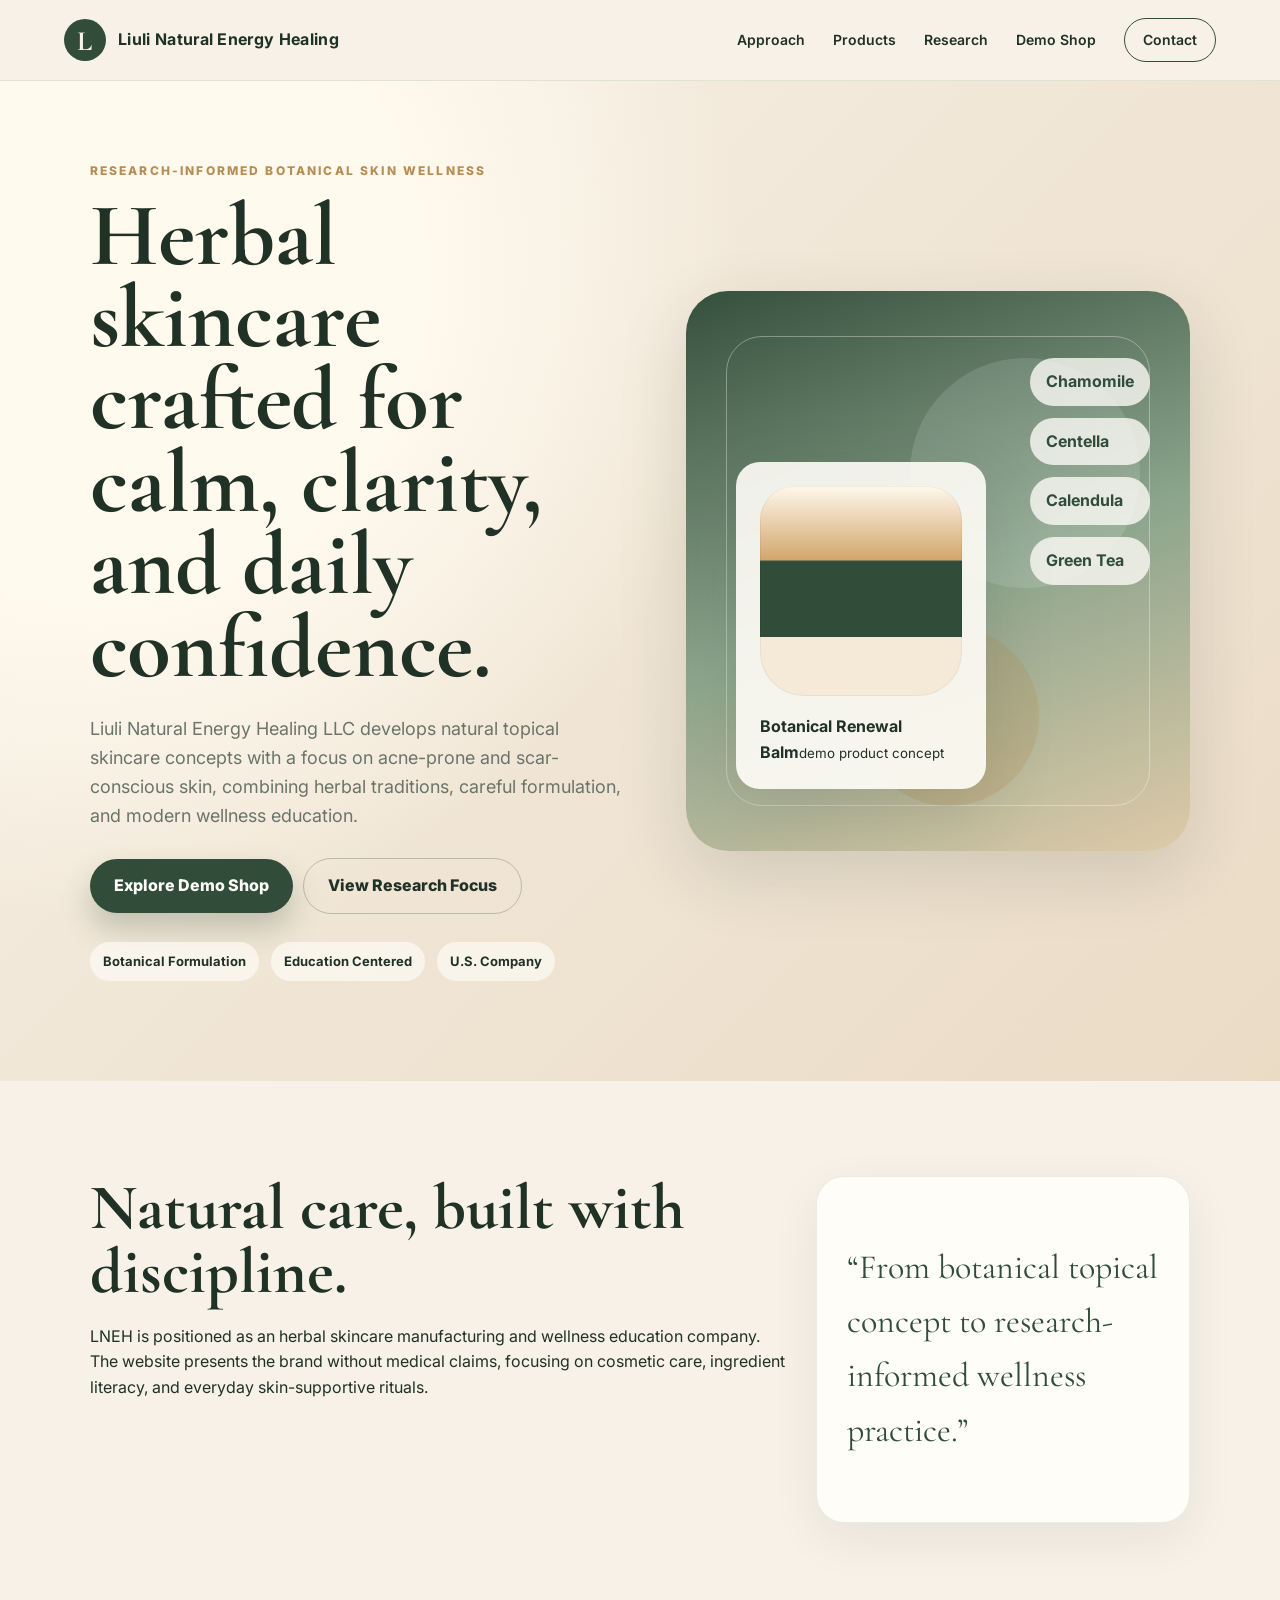
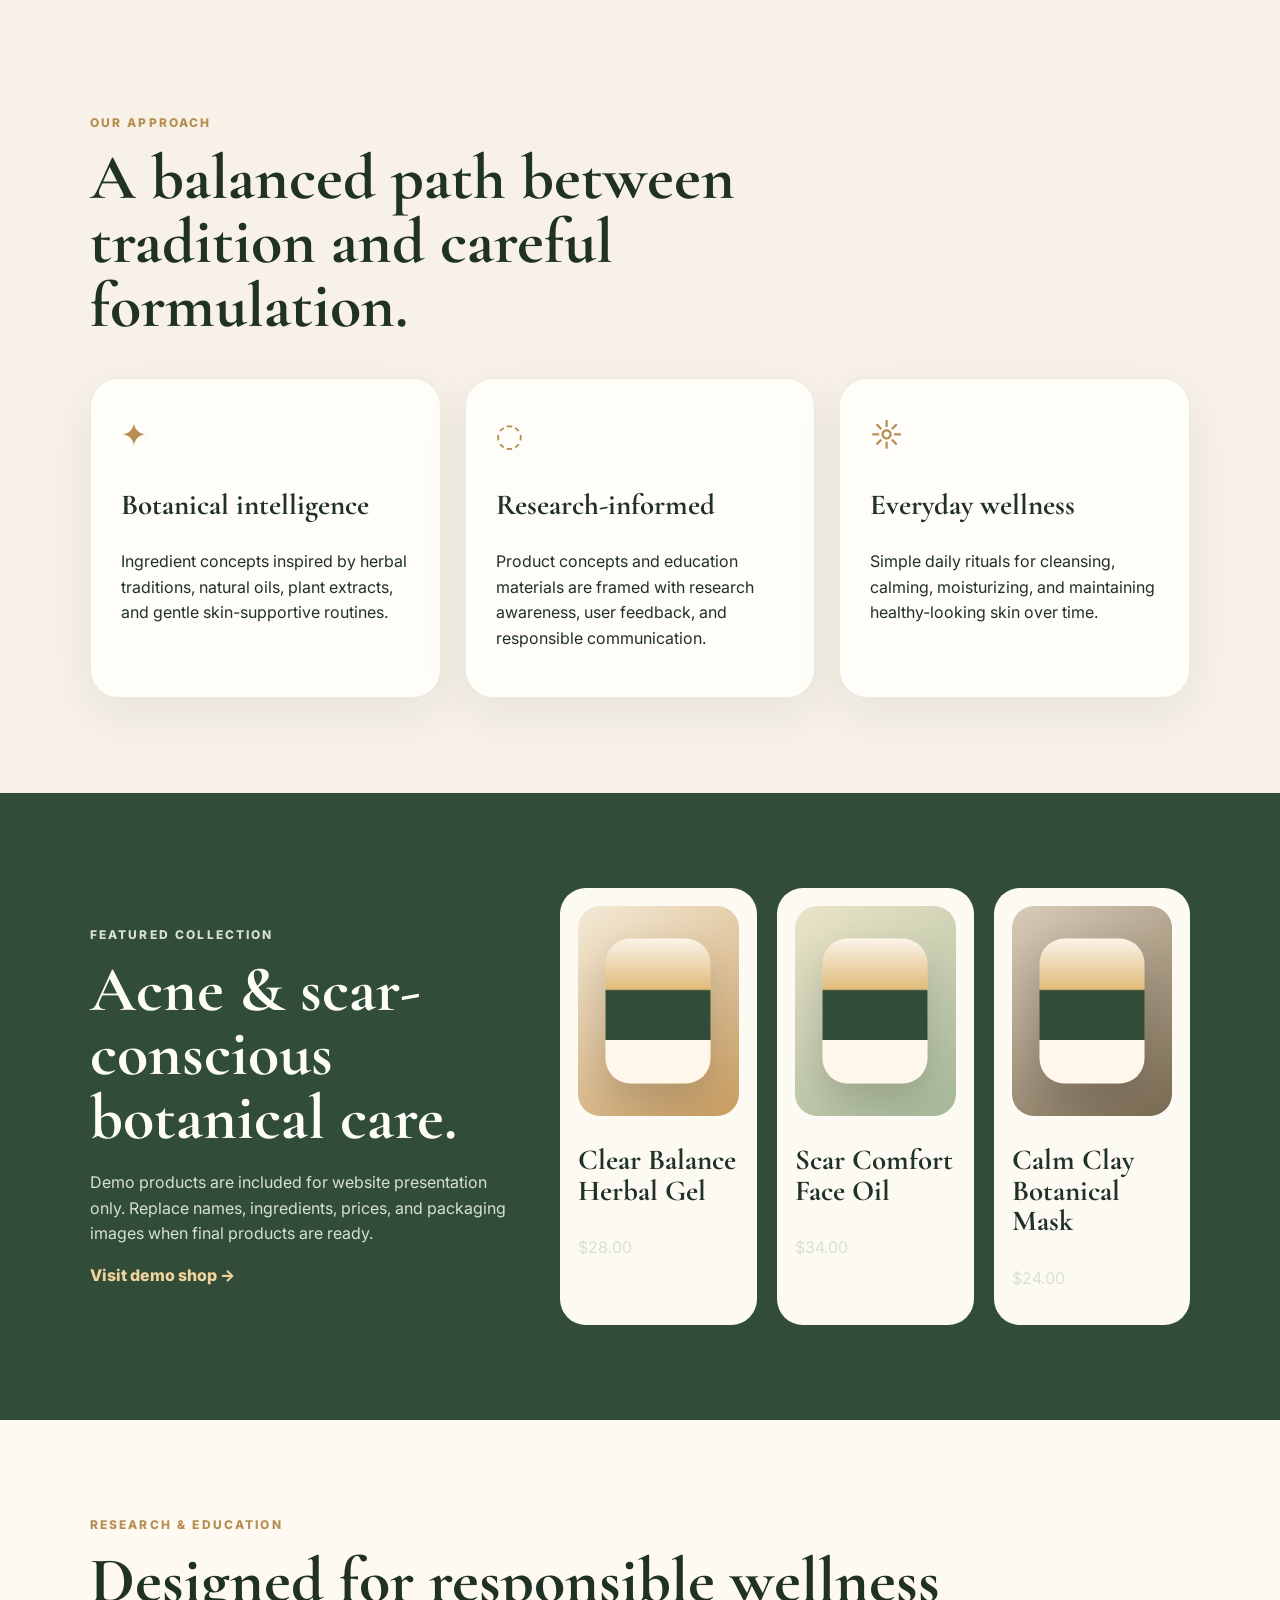
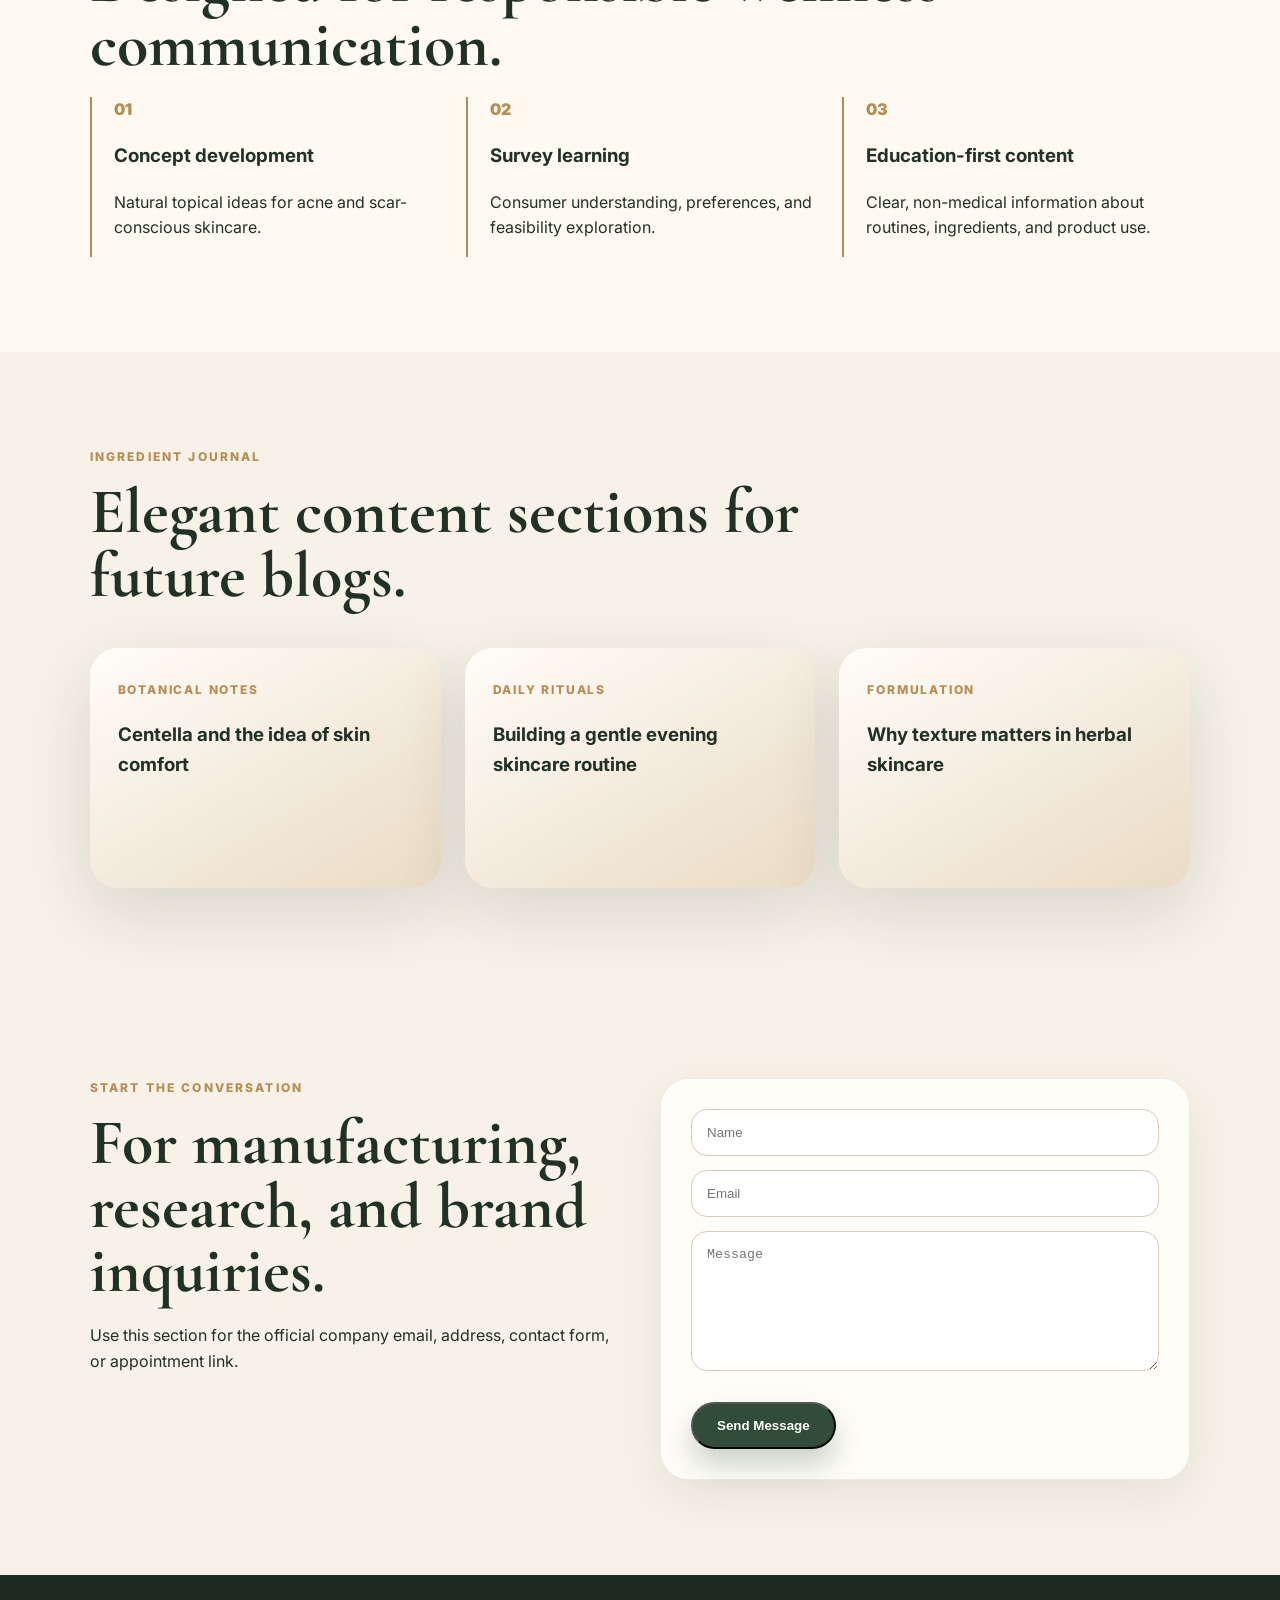
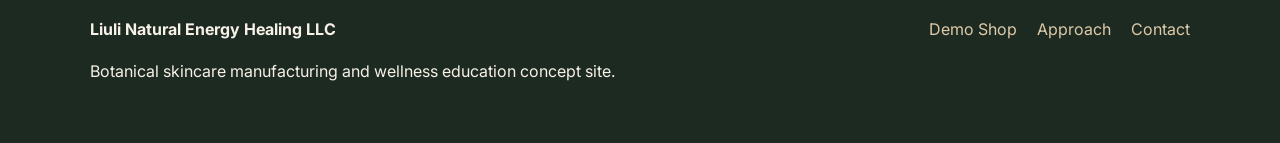
<file: index.html>
<!doctype html>
<html lang="en">
<head>
  <meta charset="UTF-8" />
  <meta name="viewport" content="width=device-width, initial-scale=1.0" />
  <title>Liuli Natural Energy Healing | Botanical Skin Wellness</title>
  <meta name="description" content="Liuli Natural Energy Healing is a research-informed herbal skincare and wellness concept focused on botanical acne and scar care education, manufacturing, and natural living." />
  <link rel="preconnect" href="https://fonts.googleapis.com">
  <link rel="preconnect" href="https://fonts.gstatic.com" crossorigin>
  <link href="https://fonts.googleapis.com/css2?family=Cormorant+Garamond:wght@500;600;700&family=Inter:wght@400;500;600;700&display=swap" rel="stylesheet">
  <link rel="stylesheet" href="assets/styles.css" />
</head>
<body>
  <header class="site-header">
    <a class="brand" href="index.html"><span class="brand-mark">L</span><span>Liuli Natural Energy Healing</span></a>
    <button class="nav-toggle" aria-label="Open navigation">☰</button>
    <nav class="nav">
      <a href="#approach">Approach</a><a href="#products">Products</a><a href="#research">Research</a><a href="shop.html">Demo Shop</a><a class="nav-cta" href="#contact">Contact</a>
    </nav>
  </header>

  <main>
    <section class="hero">
      <div class="hero-copy reveal">
        <p class="eyebrow">Research-informed botanical skin wellness</p>
        <h1>Herbal skincare crafted for calm, clarity, and daily confidence.</h1>
        <p class="lead">Liuli Natural Energy Healing LLC develops natural topical skincare concepts with a focus on acne-prone and scar-conscious skin, combining herbal traditions, careful formulation, and modern wellness education.</p>
        <div class="hero-actions"><a class="btn primary" href="shop.html">Explore Demo Shop</a><a class="btn ghost" href="#research">View Research Focus</a></div>
        <div class="trust-row"><span>Botanical Formulation</span><span>Education Centered</span><span>U.S. Company</span></div>
      </div>
      <div class="hero-art reveal">
        <div class="product-card float-card"><div class="jar"></div><strong>Botanical Renewal Balm</strong><small>demo product concept</small></div>
        <div class="orb orb-one"></div><div class="orb orb-two"></div>
        <div class="botanical-frame"><span>Chamomile</span><span>Centella</span><span>Calendula</span><span>Green Tea</span></div>
      </div>
    </section>

    <section class="section intro-grid">
      <article><h2>Natural care, built with discipline.</h2><p>LNEH is positioned as an herbal skincare manufacturing and wellness education company. The website presents the brand without medical claims, focusing on cosmetic care, ingredient literacy, and everyday skin-supportive rituals.</p></article>
      <article class="note-card"><p>“From botanical topical concept to research-informed wellness practice.”</p></article>
    </section>

    <section id="approach" class="section">
      <div class="section-heading"><p class="eyebrow">Our approach</p><h2>A balanced path between tradition and careful formulation.</h2></div>
      <div class="cards three">
        <div class="card"><span class="icon">✦</span><h3>Botanical intelligence</h3><p>Ingredient concepts inspired by herbal traditions, natural oils, plant extracts, and gentle skin-supportive routines.</p></div>
        <div class="card"><span class="icon">◌</span><h3>Research-informed</h3><p>Product concepts and education materials are framed with research awareness, user feedback, and responsible communication.</p></div>
        <div class="card"><span class="icon">☼</span><h3>Everyday wellness</h3><p>Simple daily rituals for cleansing, calming, moisturizing, and maintaining healthy-looking skin over time.</p></div>
      </div>
    </section>

    <section id="products" class="section split-section">
      <div><p class="eyebrow">Featured collection</p><h2>Acne & scar-conscious botanical care.</h2><p>Demo products are included for website presentation only. Replace names, ingredients, prices, and packaging images when final products are ready.</p><a class="text-link" href="shop.html">Visit demo shop →</a></div>
      <div class="mini-shop">
        <article><div class="mini-img balm"></div><h3>Clear Balance Herbal Gel</h3><p>$28.00</p></article>
        <article><div class="mini-img serum"></div><h3>Scar Comfort Face Oil</h3><p>$34.00</p></article>
        <article><div class="mini-img mask"></div><h3>Calm Clay Botanical Mask</h3><p>$24.00</p></article>
      </div>
    </section>

    <section id="research" class="section research-band">
      <div><p class="eyebrow">Research & education</p><h2>Designed for responsible wellness communication.</h2></div>
      <div class="timeline">
        <div><span>01</span><h3>Concept development</h3><p>Natural topical ideas for acne and scar-conscious skincare.</p></div>
        <div><span>02</span><h3>Survey learning</h3><p>Consumer understanding, preferences, and feasibility exploration.</p></div>
        <div><span>03</span><h3>Education-first content</h3><p>Clear, non-medical information about routines, ingredients, and product use.</p></div>
      </div>
    </section>

    <section class="section journal">
      <div class="section-heading"><p class="eyebrow">Ingredient journal</p><h2>Elegant content sections for future blogs.</h2></div>
      <div class="cards three">
        <a class="article-card" href="#"><span>Botanical Notes</span><h3>Centella and the idea of skin comfort</h3></a>
        <a class="article-card" href="#"><span>Daily Rituals</span><h3>Building a gentle evening skincare routine</h3></a>
        <a class="article-card" href="#"><span>Formulation</span><h3>Why texture matters in herbal skincare</h3></a>
      </div>
    </section>

    <section id="contact" class="section contact-panel">
      <div><p class="eyebrow">Start the conversation</p><h2>For manufacturing, research, and brand inquiries.</h2><p>Use this section for the official company email, address, contact form, or appointment link.</p></div>
      <form><input placeholder="Name"><input placeholder="Email"><textarea placeholder="Message"></textarea><button class="btn primary" type="button">Send Message</button></form>
    </section>
  </main>

  <footer><div><strong>Liuli Natural Energy Healing LLC</strong><p>Botanical skincare manufacturing and wellness education concept site.</p></div><div><a href="shop.html">Demo Shop</a><a href="#approach">Approach</a><a href="#contact">Contact</a></div></footer>
  <script src="assets/script.js"></script>
</body>
</html>
</file>
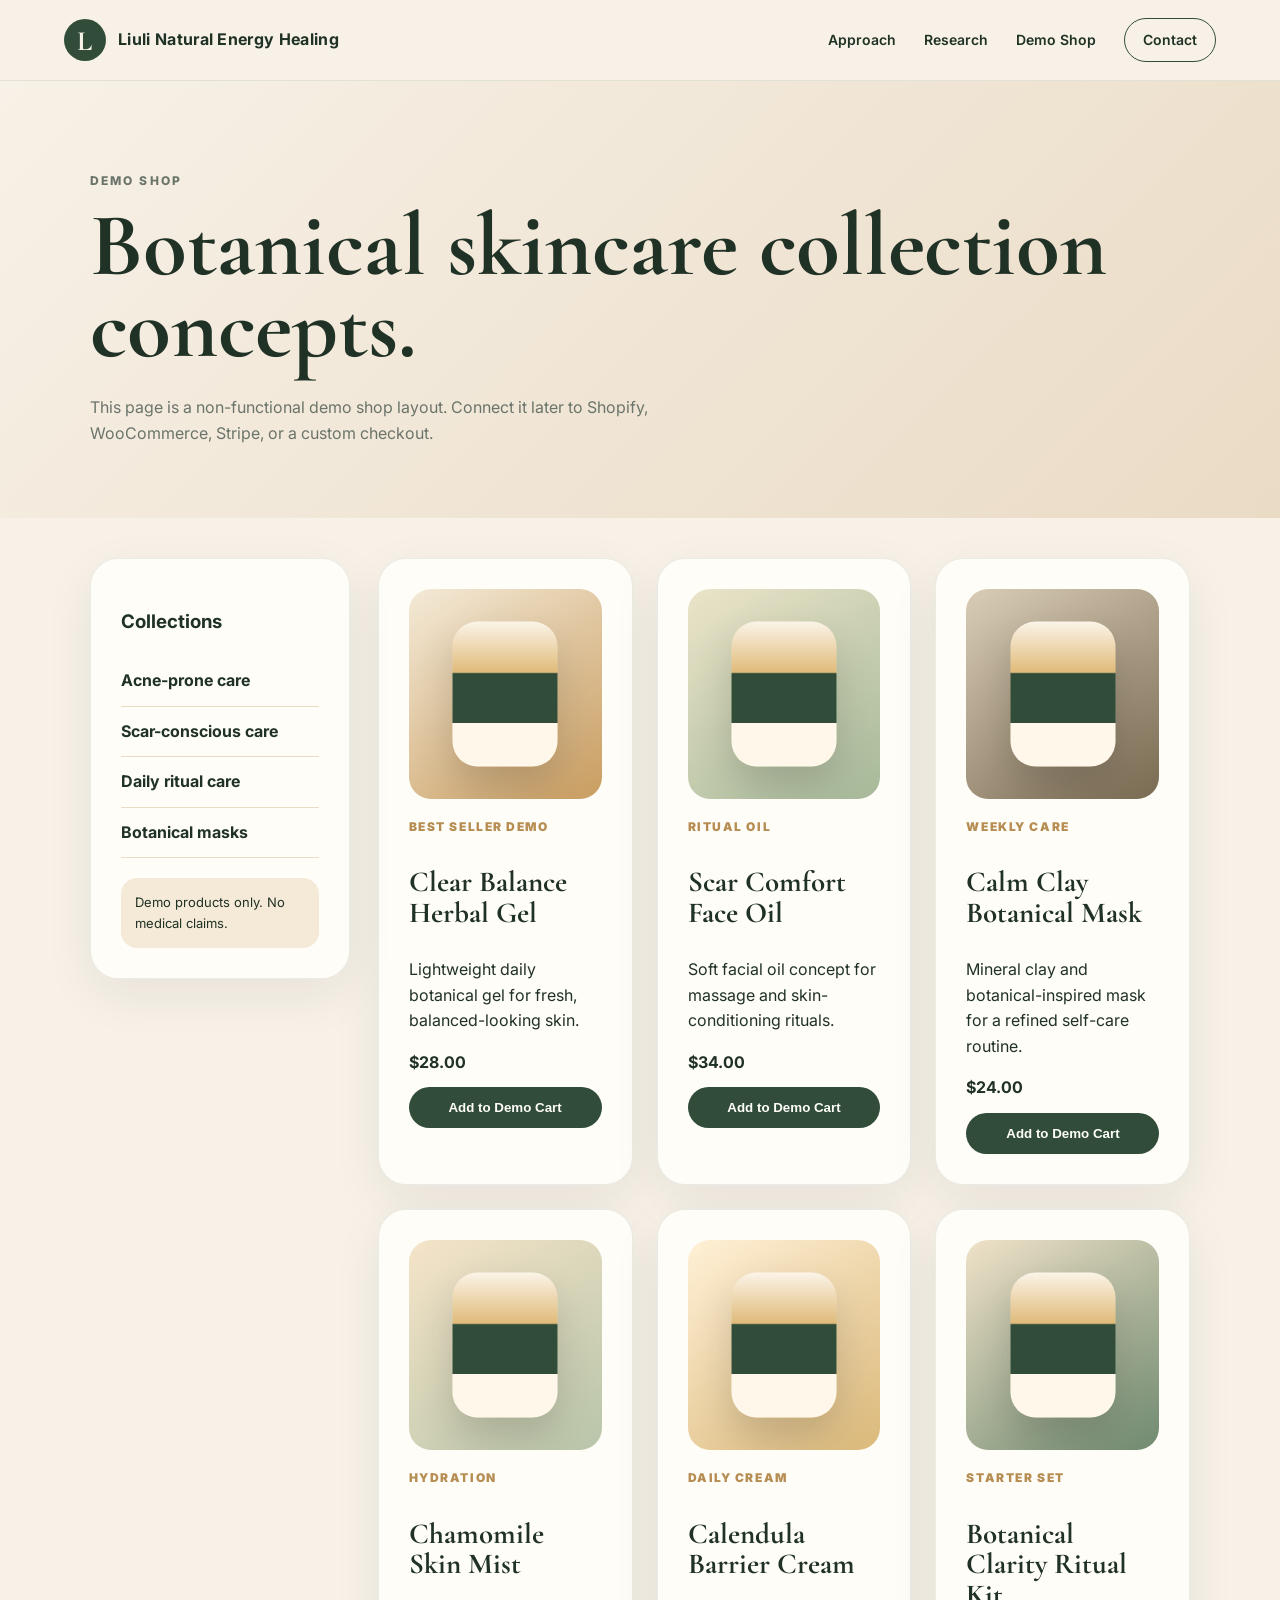
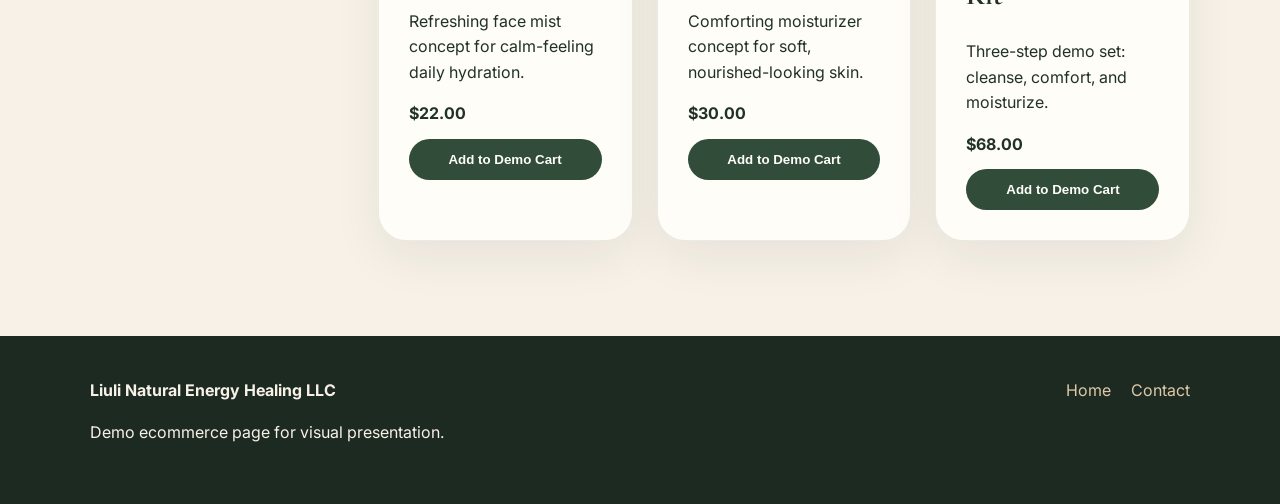
<file: shop.html>
<!doctype html><html lang="en"><head><meta charset="UTF-8"><meta name="viewport" content="width=device-width, initial-scale=1.0"><title>Demo Shop | LNEH</title><meta name="description" content="Demo shop page for Liuli Natural Energy Healing botanical skincare concepts."><link rel="preconnect" href="https://fonts.googleapis.com"><link rel="preconnect" href="https://fonts.gstatic.com" crossorigin><link href="https://fonts.googleapis.com/css2?family=Cormorant+Garamond:wght@500;600;700&family=Inter:wght@400;500;600;700&display=swap" rel="stylesheet"><link rel="stylesheet" href="assets/styles.css"></head><body>
<header class="site-header"><a class="brand" href="index.html"><span class="brand-mark">L</span><span>Liuli Natural Energy Healing</span></a><button class="nav-toggle" aria-label="Open navigation">☰</button><nav class="nav"><a href="index.html#approach">Approach</a><a href="index.html#research">Research</a><a href="shop.html">Demo Shop</a><a class="nav-cta" href="index.html#contact">Contact</a></nav></header>
<main><section class="shop-hero"><p class="eyebrow">Demo shop</p><h1>Botanical skincare collection concepts.</h1><p>This page is a non-functional demo shop layout. Connect it later to Shopify, WooCommerce, Stripe, or a custom checkout.</p></section>
<section class="shop-layout"><aside class="filters"><h3>Collections</h3><a href="#">Acne-prone care</a><a href="#">Scar-conscious care</a><a href="#">Daily ritual care</a><a href="#">Botanical masks</a><div class="filter-note">Demo products only. No medical claims.</div></aside><div class="product-grid">
<article class="product"><div class="product-img gel"></div><span class="badge">Best seller demo</span><h3>Clear Balance Herbal Gel</h3><p>Lightweight daily botanical gel for fresh, balanced-looking skin.</p><strong>$28.00</strong><button>Add to Demo Cart</button></article>
<article class="product"><div class="product-img oil"></div><span class="badge">Ritual oil</span><h3>Scar Comfort Face Oil</h3><p>Soft facial oil concept for massage and skin-conditioning rituals.</p><strong>$34.00</strong><button>Add to Demo Cart</button></article>
<article class="product"><div class="product-img clay"></div><span class="badge">Weekly care</span><h3>Calm Clay Botanical Mask</h3><p>Mineral clay and botanical-inspired mask for a refined self-care routine.</p><strong>$24.00</strong><button>Add to Demo Cart</button></article>
<article class="product"><div class="product-img mist"></div><span class="badge">Hydration</span><h3>Chamomile Skin Mist</h3><p>Refreshing face mist concept for calm-feeling daily hydration.</p><strong>$22.00</strong><button>Add to Demo Cart</button></article>
<article class="product"><div class="product-img cream"></div><span class="badge">Daily cream</span><h3>Calendula Barrier Cream</h3><p>Comforting moisturizer concept for soft, nourished-looking skin.</p><strong>$30.00</strong><button>Add to Demo Cart</button></article>
<article class="product"><div class="product-img kit"></div><span class="badge">Starter set</span><h3>Botanical Clarity Ritual Kit</h3><p>Three-step demo set: cleanse, comfort, and moisturize.</p><strong>$68.00</strong><button>Add to Demo Cart</button></article>
</div></section></main><footer><div><strong>Liuli Natural Energy Healing LLC</strong><p>Demo ecommerce page for visual presentation.</p></div><div><a href="index.html">Home</a><a href="index.html#contact">Contact</a></div></footer><script src="assets/script.js"></script></body></html>
</file>
<file: assets/styles.css>
:root{--ink:#203125;--muted:#6b746a;--cream:#f7f1e7;--soft:#efe3d1;--sage:#8ca58d;--deep:#314d3a;--gold:#b68d52;--white:#fffdf8;--shadow:0 24px 70px rgba(32,49,37,.14);--radius:28px}*{box-sizing:border-box}html{scroll-behavior:smooth}body{margin:0;font-family:Inter,system-ui,sans-serif;color:var(--ink);background:var(--cream);line-height:1.6}a{text-decoration:none;color:inherit}.site-header{position:sticky;top:0;z-index:20;display:flex;align-items:center;justify-content:space-between;padding:18px 5vw;background:rgba(247,241,231,.86);backdrop-filter:blur(18px);border-bottom:1px solid rgba(49,77,58,.1)}.brand{display:flex;align-items:center;gap:12px;font-weight:700;letter-spacing:.02em}.brand-mark{display:grid;place-items:center;width:42px;height:42px;border-radius:50%;background:var(--deep);color:var(--cream);font-family:'Cormorant Garamond',serif;font-size:28px}.nav{display:flex;align-items:center;gap:28px;font-size:14px;font-weight:600}.nav-cta{padding:10px 18px;border:1px solid var(--deep);border-radius:999px}.nav-toggle{display:none;background:none;border:0;font-size:24px}.hero{min-height:86vh;display:grid;grid-template-columns:1.03fr .97fr;gap:60px;align-items:center;padding:80px 7vw 100px;background:radial-gradient(circle at 8% 20%,#fff9ee 0 22%,transparent 45%),linear-gradient(135deg,#f7f1e7 0%,#eadbc5 100%)}.eyebrow{text-transform:uppercase;letter-spacing:.18em;font-size:12px;font-weight:800;color:var(--gold);margin:0 0 14px}.hero h1,.shop-hero h1{font-family:'Cormorant Garamond',serif;font-size:clamp(48px,7vw,94px);line-height:.92;margin:0 0 26px}.lead{font-size:18px;color:var(--muted);max-width:640px}.btn{display:inline-flex;align-items:center;justify-content:center;padding:14px 24px;border-radius:999px;font-weight:800;margin:10px 10px 0 0}.primary{background:var(--deep);color:var(--white);box-shadow:0 16px 30px rgba(49,77,58,.25)}.ghost{border:1px solid rgba(49,77,58,.28)}.trust-row{display:flex;flex-wrap:wrap;gap:12px;margin-top:28px}.trust-row span{padding:9px 13px;border-radius:999px;background:rgba(255,253,248,.65);font-size:13px;font-weight:700}.hero-art{position:relative;min-height:560px;border-radius:42px;overflow:hidden;background:linear-gradient(160deg,#344f3c,#8ca58d 52%,#decaa8);box-shadow:var(--shadow)}.hero-art:before{content:"";position:absolute;inset:8%;border:1px solid rgba(255,255,255,.35);border-radius:36px}.float-card{position:absolute;left:10%;bottom:11%;width:250px;background:rgba(255,253,248,.9);border-radius:24px;padding:24px;box-shadow:var(--shadow);z-index:2}.jar{height:210px;border-radius:34px 34px 44px 44px;background:linear-gradient(#fff8ec,#d3a66d 35%,#314d3a 36% 72%,#f4ead7 72%);box-shadow:inset 0 0 0 1px rgba(0,0,0,.05);margin-bottom:18px}.orb{position:absolute;border-radius:50%;filter:blur(.2px);opacity:.7}.orb-one{width:230px;height:230px;right:10%;top:12%;background:rgba(255,255,255,.18)}.orb-two{width:180px;height:180px;right:30%;bottom:8%;background:rgba(182,141,82,.35)}.botanical-frame{position:absolute;right:8%;top:12%;display:grid;gap:12px}.botanical-frame span{padding:11px 16px;background:rgba(255,253,248,.78);border-radius:999px;font-weight:700;color:var(--deep)}.section{padding:95px 7vw}.intro-grid{display:grid;grid-template-columns:1.3fr .7fr;gap:30px}.section h2{font-family:'Cormorant Garamond',serif;font-size:clamp(36px,5vw,64px);line-height:1;margin:0 0 20px}.note-card,.card,.product,.filters,.contact-panel form{background:var(--white);border:1px solid rgba(49,77,58,.1);border-radius:var(--radius);padding:30px;box-shadow:0 16px 50px rgba(32,49,37,.07)}.note-card{display:grid;place-items:center;font-family:'Cormorant Garamond',serif;font-size:34px;color:var(--deep)}.section-heading{max-width:780px;margin-bottom:40px}.cards{display:grid;gap:24px}.three{grid-template-columns:repeat(3,1fr)}.card .icon{font-size:32px;color:var(--gold)}.card h3,.product h3,.mini-shop h3{font-family:'Cormorant Garamond',serif;font-size:29px;line-height:1.05}.split-section{display:grid;grid-template-columns:.8fr 1.2fr;gap:50px;align-items:center;background:var(--deep);color:var(--white)}.split-section p{color:#d8e0d3}.text-link{font-weight:800;color:#f2d39b}.mini-shop{display:grid;grid-template-columns:repeat(3,1fr);gap:20px}.mini-shop article{background:#fdfaf4;color:var(--ink);border-radius:26px;padding:18px}.mini-img,.product-img{height:210px;border-radius:22px;background:linear-gradient(145deg,#f4ead7,#c99d60);position:relative;overflow:hidden}.mini-img:after,.product-img:after{content:"";position:absolute;width:105px;height:145px;border-radius:25px;left:50%;top:50%;transform:translate(-50%,-50%);background:linear-gradient(#fbf4e8,#e0bb7a 35%,#314d3a 36% 70%,#fff8ea 70%);box-shadow:0 20px 40px rgba(0,0,0,.16)}.serum,.oil{background:linear-gradient(145deg,#ebe4c9,#a6b999)}.mask,.clay{background:linear-gradient(145deg,#dacdb7,#796a52)}.research-band{background:#fffaf1}.timeline{display:grid;grid-template-columns:repeat(3,1fr);gap:28px}.timeline div{border-left:2px solid var(--gold);padding-left:22px}.timeline span{font-weight:900;color:var(--gold)}.article-card{display:block;min-height:240px;background:linear-gradient(150deg,#fffdf8,#eadbc5);border-radius:var(--radius);padding:28px;box-shadow:var(--shadow)}.article-card span{font-size:12px;text-transform:uppercase;letter-spacing:.15em;color:var(--gold);font-weight:800}.contact-panel{display:grid;grid-template-columns:1fr 1fr;gap:40px;align-items:start}.contact-panel input,.contact-panel textarea{width:100%;margin-bottom:14px;padding:15px;border-radius:16px;border:1px solid #d8cbb9;background:#fff}.contact-panel textarea{min-height:140px}footer{display:flex;justify-content:space-between;gap:30px;padding:42px 7vw;background:#1d2a21;color:#f8f1e8}footer a{display:inline-block;margin-left:20px;color:#decaa8}.shop-hero{padding:90px 7vw 55px;background:linear-gradient(135deg,#f7f1e7,#eadbc5)}.shop-hero p{max-width:680px;color:var(--muted)}.shop-layout{display:grid;grid-template-columns:260px 1fr;gap:28px;padding:40px 7vw 95px}.filters{height:max-content;position:sticky;top:96px}.filters a{display:block;padding:12px 0;border-bottom:1px solid #eadbc5;font-weight:700}.filter-note{margin-top:20px;padding:14px;background:#f5ead8;border-radius:16px;font-size:13px}.product-grid{display:grid;grid-template-columns:repeat(3,1fr);gap:24px}.badge{display:inline-block;margin-top:18px;color:var(--gold);font-size:12px;text-transform:uppercase;font-weight:900;letter-spacing:.13em}.product button{width:100%;border:0;border-radius:999px;background:var(--deep);color:var(--white);padding:13px 18px;font-weight:800;margin-top:12px}.mist{background:linear-gradient(145deg,#f5e4c9,#b8c5a9)}.cream{background:linear-gradient(145deg,#fff0d6,#dbb97a)}.kit{background:linear-gradient(145deg,#efe2c8,#6f8a70)}.reveal{opacity:0;transform:translateY(18px);transition:.8s ease}.reveal.visible{opacity:1;transform:none}@media(max-width:920px){.hero,.intro-grid,.split-section,.contact-panel,.shop-layout{grid-template-columns:1fr}.three,.mini-shop,.timeline,.product-grid{grid-template-columns:1fr 1fr}.nav{display:none;position:absolute;left:5vw;right:5vw;top:78px;flex-direction:column;background:var(--white);padding:22px;border-radius:22px;box-shadow:var(--shadow)}.nav.open{display:flex}.nav-toggle{display:block}.hero-art{min-height:480px}.filters{position:static}}@media(max-width:620px){.hero{padding-top:50px}.three,.mini-shop,.timeline,.product-grid{grid-template-columns:1fr}.hero-art{min-height:420px}.float-card{width:220px}.site-header{padding:14px 4vw}.brand span:last-child{font-size:13px}footer{display:block}footer a{margin:10px 16px 0 0}}
</file>
